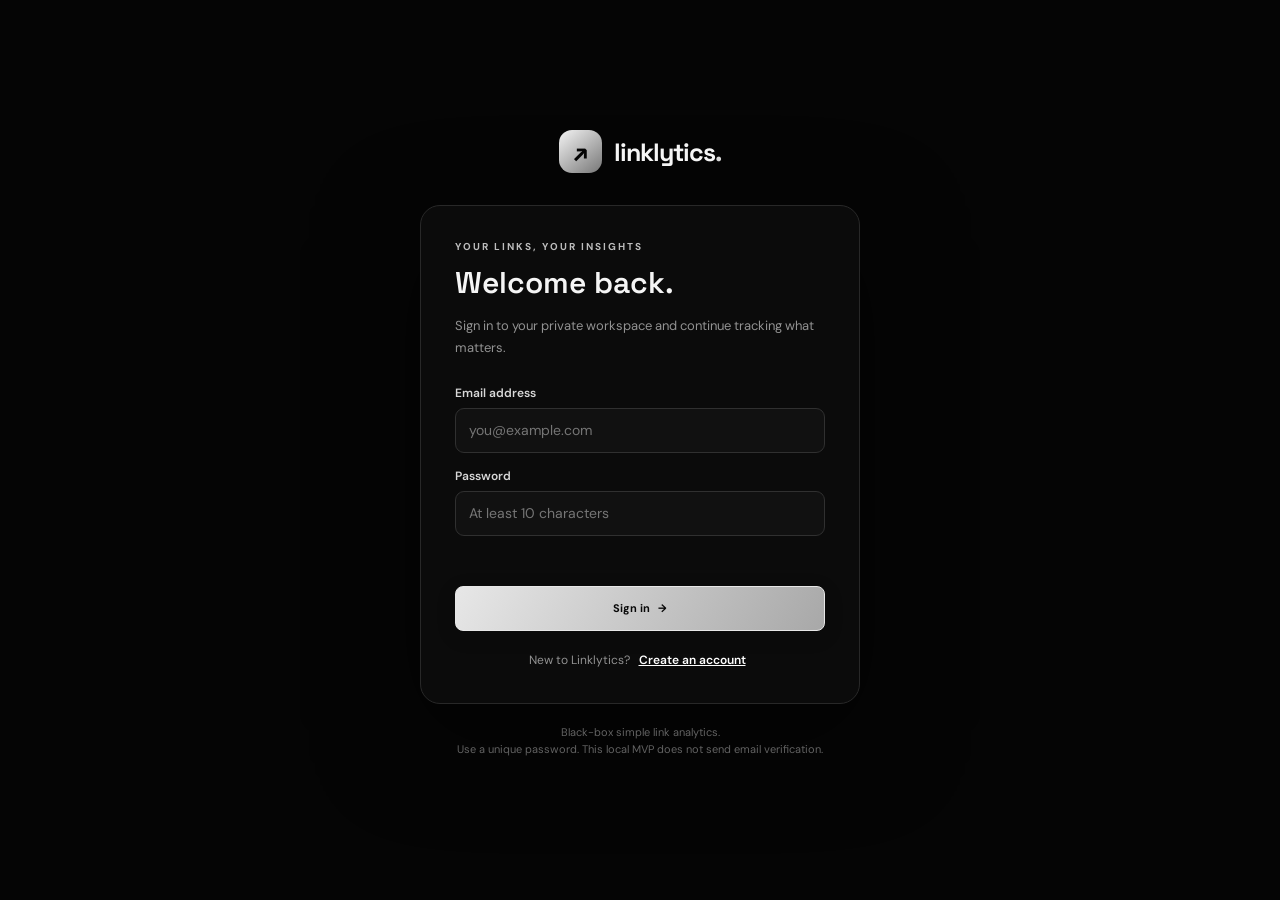
<file: templates/auth.html>
<!doctype html>
<html lang="en">
<head>
  <meta charset="utf-8"><meta name="viewport" content="width=device-width, initial-scale=1">
  <meta name="theme-color" content="#050505"><meta name="csrf-token" content="{{ csrf_token() }}">
  <title>Sign in — Linklytics</title>
  <link rel="preconnect" href="https://fonts.googleapis.com"><link rel="preconnect" href="https://fonts.gstatic.com" crossorigin>
  <link href="https://fonts.googleapis.com/css2?family=DM+Sans:wght@400;500;600;700&family=Space+Grotesk:wght@400;500;600;700&display=swap" rel="stylesheet">
  <link rel="stylesheet" href="/static/styles.css">
  <style>
    body.auth-page{min-height:100vh;display:grid;place-items:center;background:#050505;padding:24px;color:#f5f5f5}
    .auth-wrap{width:min(100%,440px)}.auth-brand{display:flex;align-items:center;justify-content:center;gap:12px;font:700 25px 'Space Grotesk',sans-serif;margin-bottom:32px;letter-spacing:-1px}
    .auth-brand-mark{width:43px;height:43px;border-radius:13px;background:linear-gradient(140deg,#f4f4f4,#777);display:grid;place-items:center;color:#050505;font-size:25px}
    .auth-card{background:#0b0b0b;border:1px solid #282828;border-radius:20px;padding:34px;box-shadow:0 30px 100px #0008}
    .auth-kicker{font-size:10px;letter-spacing:2px;color:#bdbdbd;font-weight:700}.auth-card h1{font:600 30px 'Space Grotesk',sans-serif;margin:10px 0}.auth-sub{color:#929292;font-size:13px;line-height:1.7;margin-bottom:25px}
    .auth-card label{display:block;font-size:12px;font-weight:600;color:#d8d8d8;margin:15px 0 7px}.auth-card input{width:100%;height:45px;background:#111;border:1px solid #303030;border-radius:9px;padding:0 13px;color:white;outline:0}.auth-card input:focus{border-color:#aaa;box-shadow:0 0 0 3px #ffffff12}
    .auth-submit{width:100%;justify-content:center;margin-top:22px;height:45px}.auth-switch{text-align:center;color:#929292;font-size:12px;margin:20px 0 0}.auth-switch button{border:0;background:transparent;color:#fff;text-decoration:underline;cursor:pointer;font-weight:600}.auth-error{min-height:18px;color:#ff9da4;font-size:12px;margin-top:10px}.auth-foot{text-align:center;color:#626262;font-size:11px;margin-top:20px;line-height:1.6}
    @media(max-width:500px){.auth-card{padding:25px 20px}.auth-card h1{font-size:26px}}
  </style>
</head>
<body class="auth-page">
  <main class="auth-wrap">
    <div class="auth-brand"><span class="auth-brand-mark">↗</span><span>linklytics<span style="color:#d8d8d8">.</span></span></div>
    <section class="auth-card">
      <div class="auth-kicker" id="authKicker">YOUR LINKS, YOUR INSIGHTS</div>
      <h1 id="authTitle">Welcome back.</h1><p class="auth-sub" id="authSub">Sign in to your private workspace and continue tracking what matters.</p>
      <form id="authForm">
        <div id="nameField" hidden><label for="authName">Your name</label><input id="authName" autocomplete="name" maxlength="80" placeholder="Your name"></div>
        <label for="authEmail">Email address</label><input id="authEmail" type="email" autocomplete="email" required maxlength="254" placeholder="you@example.com">
        <label for="authPassword">Password</label><input id="authPassword" type="password" autocomplete="current-password" required minlength="10" maxlength="128" placeholder="At least 10 characters">
        <div class="auth-error" id="authError" role="alert"></div>
        <button class="primary-button auth-submit" id="authSubmit" type="submit">Sign in <span>→</span></button>
      </form>
      <p class="auth-switch"><span id="switchText">New to Linklytics?</span> <button type="button" id="switchMode">Create an account</button></p>
    </section>
    <p class="auth-foot">Black-box simple link analytics.<br>Use a unique password. This local MVP does not send email verification.</p>
  </main>
<script>
(() => {
  const $ = id => document.getElementById(id); let mode = 'login';
  const token = () => document.querySelector('meta[name="csrf-token"]').content;
  function renderMode(){const signup=mode==='register';$('nameField').hidden=!signup;$('authKicker').textContent=signup?'START YOUR WORKSPACE':'YOUR LINKS, YOUR INSIGHTS';$('authTitle').textContent=signup?'Create your account.':'Welcome back.';$('authSub').textContent=signup?'Create a private workspace to manage links and measure engagement.':'Sign in to your private workspace and continue tracking what matters.';$('authPassword').autocomplete=signup?'new-password':'current-password';$('authPassword').minLength=signup?10:1;$('authSubmit').innerHTML=signup?'Create account <span>→</span>':'Sign in <span>→</span>';$('switchText').textContent=signup?'Already have an account?':'New to Linklytics?';$('switchMode').textContent=signup?'Sign in':'Create an account';$('authError').textContent='';}
  $('switchMode').addEventListener('click',()=>{mode=mode==='login'?'register':'login';renderMode();});
  $('authForm').addEventListener('submit',async e=>{e.preventDefault();$('authSubmit').disabled=true;$('authError').textContent='';try{const res=await fetch('/api/auth/'+mode,{method:'POST',headers:{'Content-Type':'application/json','X-CSRF-Token':token()},body:JSON.stringify({name:$('authName').value,email:$('authEmail').value,password:$('authPassword').value})});const data=await res.json().catch(()=>({}));if(!res.ok)throw new Error(data.error||'Unable to continue.');location.href='/';}catch(err){$('authError').textContent=err.message;}finally{$('authSubmit').disabled=false;}});
})();
</script>
</body></html>
</file>
<file: static/styles.css>
:root{--bg:#0b1020;--panel:#11182a;--panel2:#151d31;--line:#222c42;--text:#edf1fb;--muted:#8994ad;--muted2:#68748e;--purple:#8b6cff;--purple2:#a18aff;--green:#40d6a2;--blue:#65a8ff;--orange:#ffb66e;--font:'DM Sans',sans-serif;--display:'Space Grotesk',sans-serif}
*{box-sizing:border-box}html{scroll-behavior:smooth;scroll-padding-top:90px}body{margin:0;background:var(--bg);color:var(--text);font-family:var(--font);font-size:14px;-webkit-font-smoothing:antialiased}button,input{font:inherit}button{cursor:pointer}button:focus-visible,a:focus-visible,input:focus-visible{outline:2px solid var(--purple2);outline-offset:3px}a{color:inherit;text-decoration:none}.app-shell{min-height:100vh}.sidebar{width:248px;background:#0e1424;border-right:1px solid #20283a;position:fixed;inset:0 auto 0 0;display:flex;flex-direction:column;padding:27px 16px 14px;z-index:20}.brand{display:flex;align-items:center;gap:10px;padding:0 9px;font:700 22px var(--display);letter-spacing:-1px}.brand-mark{width:31px;height:31px;border-radius:10px;background:linear-gradient(140deg,#a18aff,#7352ee);display:grid;place-items:center;box-shadow:0 5px 20px #825bff40}.brand-mark svg{width:22px;height:22px;fill:none;stroke:white;stroke-width:1.8;stroke-linecap:round}.brand-dot{color:#9c83ff}.workspace-label,.nav-label{font-size:10px;letter-spacing:1.45px;font-weight:700;color:#65718c;margin:39px 10px 12px}.workspace-switch{display:flex;align-items:center;gap:9px;width:100%;background:#151c2e;border:1px solid #242e45;border-radius:10px;padding:10px;color:var(--text);text-align:left}.workspace-avatar{width:29px;height:29px;display:grid;place-items:center;border-radius:8px;background:#26324b;color:#c9baff;font-weight:700}.workspace-copy,.profile-copy{display:flex;flex-direction:column;gap:3px;min-width:0;flex:1}.workspace-copy strong,.profile-copy strong{font-size:11px;font-weight:600}.workspace-copy small,.profile-copy small{font-size:10px;color:var(--muted)}.chevron{color:var(--muted);font-size:18px}.nav-label{margin-top:32px;margin-bottom:10px}.nav-menu{display:grid;gap:5px}.nav-item{border:0;background:transparent;color:#929db5;text-align:left;display:flex;align-items:center;gap:12px;padding:12px 11px;border-radius:8px;font-size:12px;transition:.2s}.nav-item:hover{background:#171f33;color:#f2f2ff}.nav-item.active{background:#25203f;color:#b9a8ff;box-shadow:inset 2px 0 #957bff}.nav-icon{font-size:18px;width:20px;text-align:center}.nav-count{margin-left:auto;background:#292544;color:#c0b3ff;border-radius:5px;padding:2px 6px;font-size:10px}.sidebar-bottom{margin-top:auto}.plan-card{padding:14px;background:linear-gradient(145deg,#171a32,#141b2b);border:1px solid #2a2b4b;border-radius:12px;margin-bottom:14px}.plan-top{display:flex;align-items:center;gap:7px;color:#a99aff;font-size:9px;letter-spacing:1.2px;font-weight:700;margin-bottom:12px}.plan-icon{font-size:16px}.plan-card>strong{font:600 13px var(--display)}.plan-card p{font-size:10px;line-height:1.6;color:#8c96af;margin:7px 0 13px}.plan-meter{height:4px;background:#2c3048;border-radius:4px;overflow:hidden}.plan-meter span{display:block;width:42%;height:100%;background:linear-gradient(90deg,#886cff,#b19cff);border-radius:4px}.plan-foot{display:flex;justify-content:space-between;color:#77829b;font-size:9px;margin:7px 0 12px}.upgrade-btn{width:100%;display:flex;justify-content:space-between;background:#8a6aff;border:0;color:white;padding:9px 11px;border-radius:7px;font-size:11px;font-weight:700}.profile-button{display:flex;align-items:center;gap:9px;padding:12px 4px 4px;width:100%;background:none;border:0;border-top:1px solid #242c3d;text-align:left;color:var(--text)}.profile-avatar{width:32px;height:32px;display:grid;place-items:center;border-radius:50%;background:linear-gradient(145deg,#d9b59c,#9b6f60);color:#211b22;font-size:10px;font-weight:700}.more{color:#7d89a3;letter-spacing:1px}.main-area{margin-left:248px;min-width:0}.topbar{height:70px;border-bottom:1px solid #1d2639;display:flex;align-items:center;justify-content:space-between;padding:0 42px;background:#0d1322}.breadcrumb{font-size:12px;color:#7e89a2}.breadcrumb span{padding:0 10px;color:#414c65}.breadcrumb strong{color:#e5e9f5;font-weight:500}.top-actions{display:flex;align-items:center;gap:17px}.status-pill{display:flex;align-items:center;gap:7px;color:#8f9bb2;font-size:10px}.status-pill i{width:6px;height:6px;border-radius:50%;background:#3ed6a2;box-shadow:0 0 9px #3ed6a277}.icon-button,.help-button{background:transparent;border:1px solid #273149;color:#aab5ca;border-radius:8px;height:32px;min-width:34px}.icon-button{font-size:20px}.help-button{display:flex;align-items:center;gap:7px;padding:0 10px;font-size:12px}.mobile-menu{display:none}.content{max-width:1600px;padding:35px 42px 20px;margin:0 auto}.page-heading{display:flex;align-items:flex-end;justify-content:space-between;gap:20px;margin-bottom:28px}.eyebrow{font-size:9px;letter-spacing:1.5px;color:#9384e9;font-weight:700;display:flex;align-items:center;gap:8px;margin-bottom:11px}.eyebrow-line{width:17px;height:1px;background:#8f7cff}.page-heading h1{font:600 clamp(25px,2.5vw,33px) var(--display);letter-spacing:-1.1px;margin:0}.wave{color:#9e8bff;font-size:24px}.subheading{margin:9px 0 0;color:#8591a9;font-size:12px}.primary-button{border:1px solid #9b83ff;background:linear-gradient(120deg,#8e70ff,#7656ec);color:white;border-radius:8px;padding:11px 15px;display:inline-flex;align-items:center;justify-content:center;gap:8px;font-size:11px;font-weight:700;box-shadow:0 5px 20px #7958e91c;transition:transform .18s,filter .18s}.primary-button:hover{filter:brightness(1.1);transform:translateY(-1px)}.plus{font-size:18px;line-height:10px}.stats-grid{display:grid;grid-template-columns:repeat(4,minmax(0,1fr));gap:15px;margin-bottom:18px}.stat-card{position:relative;overflow:hidden;min-height:151px;padding:18px 18px 15px;border:1px solid #222c41;border-radius:11px;background:linear-gradient(135deg,#141b2e,#111728)}.stat-head{display:flex;align-items:center;justify-content:space-between;color:#a2acc0;font-size:11px}.stat-icon{display:grid;place-items:center;width:27px;height:27px;border-radius:8px;font-size:15px}.stat-icon.purple{color:#b9a9ff;background:#30264f}.stat-icon.blue{color:#8fc2ff;background:#1d304c}.stat-icon.green{color:#6ce5bc;background:#193b39}.stat-icon.orange{color:#ffc38b;background:#3d2d28}.stat-value{font:600 29px var(--display);letter-spacing:-.7px;margin:10px 0 8px}.stat-foot{display:flex;gap:8px;align-items:center;color:#737f98;font-size:9px;position:relative;z-index:1}.trend{font-weight:600}.trend.positive{color:#52d9ad}.trend.neutral{color:#8a96ad}.sparkline{position:absolute;width:40%;height:36px;right:0;bottom:0;opacity:.65}.sparkline svg{width:100%;height:100%;overflow:visible}.sparkline path{fill:none;stroke:var(--purple);stroke-width:2}.spark-blue path{stroke:var(--blue)}.spark-green path{stroke:var(--green)}.spark-orange path{stroke:var(--orange)}.dashboard-grid{display:grid;grid-template-columns:minmax(0,1.65fr) minmax(290px,1fr);gap:16px;margin-bottom:18px}.panel{border:1px solid #222c41;border-radius:11px;background:#111827;min-width:0}.chart-panel,.sources-panel{padding:21px 21px 16px;min-height:300px}.panel-heading{display:flex;justify-content:space-between;align-items:flex-start;gap:12px}.panel-heading h2{font:600 15px var(--display);letter-spacing:-.2px;margin:0}.panel-heading p{font-size:10px;color:#7f8ba4;margin:6px 0 0}.chart-legend{display:flex;align-items:center;gap:7px;font-size:10px;color:#a7b1c6;white-space:nowrap}.chart-legend>span{width:7px;height:7px;border-radius:50%;background:#9b80ff}.range-select{margin-left:8px;background:#171f31;border:1px solid #2b354b;color:#9aa6bd;border-radius:6px;padding:7px 9px;font-size:9px}.chart-summary{margin:17px 0 0;color:#8d99b0;font-size:10px}.chart-summary strong{font:600 20px var(--display);color:#f0f1fc;margin-right:4px}.chart-wrap{display:flex;height:142px;margin-top:10px}.y-labels{display:flex;flex-direction:column;justify-content:space-between;padding:0 12px 0 0;color:#66738d;font-size:9px}.chart-canvas{position:relative;flex:1;min-width:0}.chart-gridlines{position:absolute;inset:0;display:flex;flex-direction:column;justify-content:space-between}.chart-gridlines i{display:block;border-top:1px dashed #263147;width:100%}.bars{position:absolute;inset:0;display:flex;align-items:flex-end;justify-content:space-around;gap:10px;padding:0 10px}.bar-column{height:100%;flex:1;max-width:42px;display:flex;flex-direction:column;align-items:center;justify-content:flex-end;position:relative}.bar{width:min(25px,70%);min-height:3px;border-radius:5px 5px 1px 1px;background:linear-gradient(180deg,#ad97ff,#7055db);position:relative;z-index:1;transition:height .3s ease}.bar:hover{filter:brightness(1.25)}.bar-value{font-size:9px;color:#b7a9ff;margin-bottom:5px;opacity:0;transition:opacity .15s}.bar-column:hover .bar-value{opacity:1}.chart-xlabels{display:flex;justify-content:space-around;padding:8px 0 0 29px;color:#6f7c96;font-size:9px}.dots-button{border:0;background:transparent;color:#7b88a2;letter-spacing:2px}.source-list{margin-top:22px;display:grid;gap:17px}.source-main{display:flex;align-items:center;gap:10px}.source-icon{flex:0 0 29px;height:29px;border-radius:8px;display:grid;place-items:center;font-size:10px;font-weight:700}.source-google{background:#27314a;color:#a7c6ff}.source-linkedin{background:#19334a;color:#76c5ff}.source-social{background:#302647;color:#c6a9ff}.source-mail{background:#3b3026;color:#ffc58b}.source-direct{background:#243a36;color:#8ee4c5}.source-name{min-width:0;flex:1}.source-name strong{display:block;font-size:10px;font-weight:500;color:#d5dbea;overflow:hidden;text-overflow:ellipsis;white-space:nowrap}.source-progress{height:3px;background:#252e42;border-radius:3px;margin-top:7px;overflow:hidden}.source-progress span{display:block;height:100%;background:linear-gradient(90deg,#8164ed,#a28bff);border-radius:3px}.source-count{text-align:right;min-width:42px}.source-count strong{display:block;font-size:11px;font-weight:600}.source-count small{display:block;color:#74809a;font-size:9px;margin-top:3px}.panel-bottom-note{border-top:1px solid #222b3f;margin-top:17px;padding-top:12px;font-size:9px;color:#7e8aa3}.tiny-check{color:#4cd6a6;margin-right:5px}.links-panel{margin-bottom:19px}.links-heading{align-items:center;padding:21px 21px 18px}.links-heading h2{display:flex;align-items:center;gap:9px}.count-badge{font:500 9px var(--font);color:#b7a7ff;background:#2a2444;padding:3px 7px;border-radius:5px}.link-tools{display:flex;align-items:center;gap:8px}.search-box{display:flex;align-items:center;gap:7px;height:32px;border:1px solid #29344a;border-radius:7px;padding:0 10px;color:#8794ac;min-width:175px}.search-box>span{font-size:19px}.search-box input{background:transparent;border:0;outline:0;color:#e8ecf6;width:100%;font-size:10px;min-width:0}.search-box input::placeholder{color:#697690}.secondary-button{height:32px;padding:0 11px;border:1px solid #29344a;border-radius:7px;background:#151d2e;color:#a8b3c9;font-size:10px;white-space:nowrap}.secondary-button:hover{background:#1d2840}.table-wrap{width:100%;overflow-x:auto}table{width:100%;border-collapse:collapse;white-space:nowrap}thead{background:#141c2d}th{text-align:left;font-size:8px;letter-spacing:.9px;color:#6f7d97;font-weight:700;padding:12px 18px;border-top:1px solid #202a3e;border-bottom:1px solid #202a3e}td{padding:14px 18px;border-bottom:1px solid #20283b;font-size:10px;color:#b5bfd1}tbody tr:last-child td{border-bottom:0}tbody tr:hover{background:#141d30}.link-cell{display:flex;align-items:center;gap:10px;min-width:220px}.site-favicon{width:29px;height:29px;border-radius:8px;background:#202a40;padding:5px;object-fit:contain}.link-info{display:flex;flex-direction:column;gap:5px;min-width:0}.short-link{font-size:10px;color:#b5a5ff;font-weight:600}.short-link span{font-size:9px;opacity:.7}.destination{font-size:9px;color:#73809a;max-width:260px;overflow:hidden;text-overflow:ellipsis}.click-count{display:block;color:#e0e6f4;font-size:11px;font-weight:600}.table-subtext{font-size:9px;color:#74809a}.created-date{color:#9ba7bd}.status{display:inline-flex;align-items:center;gap:6px;border-radius:5px;padding:5px 7px;font-size:9px}.status i{width:5px;height:5px;border-radius:50%}.status-active{color:#62dcb5;background:#18352f}.status-active i{background:#50d8aa}.status-paused{color:#ffbd7c;background:#392e25}.status-paused i{background:#ffb56b}.row-actions{display:flex;align-items:center;gap:4px;justify-content:flex-end}.row-action{width:27px;height:27px;border:1px solid transparent;background:transparent;color:#7886a0;border-radius:6px;font-size:15px}.row-action:hover{background:#25203f;border-color:#3b315e;color:#c4b6ff}.danger-action:hover{color:#ff8585;background:#3b202b;border-color:#5b2b39}.table-footer{display:flex;align-items:center;justify-content:space-between;border-top:1px solid #202a3e;padding:12px 18px;color:#75819a;font-size:9px}.pagination{display:flex;gap:5px}.pagination button{height:25px;min-width:25px;border:1px solid #29344a;border-radius:5px;background:#151d2e;color:#7d8aa3}.pagination button:disabled{opacity:.35;cursor:default}.pagination .current-page{background:#30264e;border-color:#514078;color:#c2b3ff}.empty-state{display:flex;align-items:center;justify-content:center;flex-direction:column;padding:30px 10px;color:#8995ad;white-space:normal;text-align:center}.empty-state>span{font-size:27px;color:#a18aff}.empty-state strong{color:#dce2f1;margin:7px 0}.empty-state p,.empty-inline{color:#7d8aa3;font-size:10px}.empty-inline{padding:10px 0}.table-loading{text-align:center;color:#8a96ae;padding:28px}.footer{display:flex;justify-content:space-between;color:#5f6d86;font-size:9px;padding:4px 0 12px}.footer b{color:#a18aff}.footer a:hover{color:#c2b5ff}.modal-backdrop{display:none;position:fixed;inset:0;background:#050813c9;backdrop-filter:blur(7px);z-index:50;align-items:center;justify-content:center;padding:20px}.modal-backdrop.open{display:flex}.modal{width:min(100%,470px);position:relative;background:#131b2d;border:1px solid #303951;border-radius:17px;padding:30px;box-shadow:0 25px 90px #0008;animation:modal-in .2s ease}.modal-close{position:absolute;right:17px;top:14px;width:30px;height:30px;border:1px solid #303a51;border-radius:8px;background:#192236;color:#a2adc3;font-size:21px}.modal-symbol{width:42px;height:42px;border-radius:12px;display:grid;place-items:center;background:#2d2450;color:#b7a5ff;font-size:23px;margin-bottom:17px}.modal-kicker{font-size:9px;font-weight:700;letter-spacing:1.5px;color:#a693ff}.modal h2{font:600 25px var(--display);letter-spacing:-.7px;margin:8px 0}.modal-description{color:#8e9ab2;font-size:11px;line-height:1.65;margin:0 0 23px}.modal form{display:flex;flex-direction:column}.modal form label{font-size:10px;font-weight:600;color:#cbd3e4;margin:0 0 7px}.modal form label:not(:first-child){margin-top:16px}.modal form label span{color:#6f7c95;font-weight:400}.modal form input{width:100%;height:41px;border:1px solid #303a51;border-radius:8px;background:#0d1424;color:#e9edf8;padding:0 12px;font-size:11px;outline:0}.modal form input:focus{border-color:#9277ff;box-shadow:0 0 0 3px #9277ff18}.modal form input::placeholder{color:#64718a}.alias-input{display:flex;align-items:center;border:1px solid #303a51;background:#0d1424;border-radius:8px;overflow:hidden}.alias-input span{padding:0 0 0 11px;color:#8475c7;font-size:10px;white-space:nowrap}.alias-input input{border:0!important;box-shadow:none!important;background:transparent!important}.field-hint{font-size:9px;color:#72809a;margin:7px 0 0}.form-error{font-size:10px;color:#ff9199;margin-top:10px;min-height:0}.modal-submit{width:100%;margin-top:15px;height:42px}.modal-submit:disabled{opacity:.7;cursor:wait}.detail-modal{max-width:500px}.detail-stat{display:flex;align-items:center;justify-content:space-between;background:#1a2236;border:1px solid #2b354c;border-radius:10px;padding:14px 16px;margin:18px 0}.detail-stat span{color:#a0acc2;font-size:11px}.detail-stat strong{font:600 24px var(--display)}.detail-modal h3{font:600 12px var(--display);margin:20px 0 12px}.detail-bars{height:105px;display:flex;align-items:flex-end;gap:12px;padding:0 8px}.detail-bar-col{height:100%;flex:1;display:flex;flex-direction:column;align-items:center;justify-content:flex-end;gap:5px}.detail-bar-col>span{font-size:9px;color:#b4a5ff}.detail-bar-col>div{width:100%;max-width:30px;min-height:3px;background:linear-gradient(#a894ff,#7658e6);border-radius:5px 5px 2px 2px}.detail-bar-col small{font-size:9px;color:#76839b}.detail-refs{display:grid;gap:8px}.detail-ref{display:flex;justify-content:space-between;padding:8px 0;border-bottom:1px solid #252e42;color:#aab5ca;font-size:10px}.detail-ref strong{color:#e5e9f5}.toast{position:fixed;bottom:25px;right:25px;z-index:100;max-width:min(420px,calc(100vw - 40px));padding:12px 16px;border-radius:9px;background:#1d2d3a;border:1px solid #315849;color:#a7f0d3;font-size:11px;box-shadow:0 10px 35px #0005;opacity:0;transform:translateY(10px);pointer-events:none;transition:.2s}.toast.show{opacity:1;transform:translateY(0)}.toast.error{background:#3a202b;border-color:#653344;color:#ffb2bc}.loading-line{height:8px;border-radius:6px;background:#202a3e;animation:pulse 1s infinite alternate}@keyframes pulse{to{opacity:.4}}@keyframes modal-in{from{opacity:0;transform:translateY(8px) scale(.99)}to{opacity:1;transform:translateY(0) scale(1)}}.modal-open{overflow:hidden}.not-found-body{min-height:100vh;display:grid;place-items:center}.not-found{text-align:center;max-width:430px;padding:30px}.not-found .brand-mark{margin:0 auto 20px;color:white;font-size:22px}.not-found h1{font:600 30px var(--display)}.not-found p{color:#8e9ab2;line-height:1.7;margin-bottom:25px}
@media(min-width:1500px){.content{padding-left:52px;padding-right:52px}.stats-grid{gap:18px}.stat-card{padding:20px;min-height:165px}.dashboard-grid{gap:18px}.chart-panel,.sources-panel{padding:24px}.chart-wrap{height:160px}}
@media(max-width:1200px){.sidebar{width:220px}.main-area{margin-left:220px}.content{padding:30px 25px}.topbar{padding:0 25px}.stats-grid{grid-template-columns:repeat(2,minmax(0,1fr))}.dashboard-grid{grid-template-columns:minmax(0,1.4fr) minmax(250px,1fr)}.links-heading{align-items:flex-start;flex-direction:column}.link-tools{width:100%}.search-box{flex:1}}
@media(max-width:900px){.sidebar{transform:translateX(-100%);transition:transform .25s;box-shadow:15px 0 40px #0005}.sidebar.sidebar-open{transform:translateX(0)}.main-area{margin-left:0}.mobile-menu{display:block;background:transparent;border:1px solid #29344a;color:#c4cde0;border-radius:7px;height:31px;width:34px;margin-right:12px}.topbar{justify-content:flex-start}.breadcrumb{flex:1}.top-actions{gap:8px}.status-pill{display:none}.dashboard-grid{grid-template-columns:1fr}.sources-panel{min-height:250px}.source-list{grid-template-columns:repeat(2,minmax(0,1fr));column-gap:20px}.page-heading h1{font-size:27px}}
@media(max-width:600px){.topbar{height:59px;padding:0 14px}.content{padding:25px 14px 18px}.page-heading{align-items:flex-start;flex-direction:column;margin-bottom:20px}.page-heading h1{font-size:25px}.page-heading .primary-button{width:100%}.stats-grid{gap:10px}.stat-card{padding:14px 12px;min-height:139px}.stat-value{font-size:25px}.stat-foot{font-size:8px;flex-wrap:wrap;gap:4px}.stat-foot>span:last-child{display:none}.stat-head{font-size:10px}.dashboard-grid{gap:12px}.chart-panel,.sources-panel{padding:16px 13px}.panel-heading h2{font-size:14px}.panel-heading p{font-size:9px}.chart-legend{font-size:0;gap:4px}.chart-legend>span{font-size:0}.range-select{font-size:8px;margin-left:0;padding:6px}.chart-wrap{height:130px}.bars{gap:3px;padding:0 2px}.bar{width:65%}.chart-xlabels{padding-left:24px;font-size:8px}.source-list{grid-template-columns:1fr;gap:13px}.links-heading{padding:17px 13px}.link-tools{flex-wrap:wrap}.search-box{min-width:100%;flex-basis:100%}.secondary-button{flex:1}.table-wrap table{min-width:720px}th,td{padding-left:12px;padding-right:12px}.table-footer{padding:12px}.footer{gap:10px;flex-wrap:wrap}.footer span:last-child{width:100%}.modal{padding:25px 19px}.modal h2{font-size:22px}.top-actions{gap:6px}.help-button{min-width:31px;padding:0 8px}.help-button span{display:none}.breadcrumb{font-size:10px}.breadcrumb span{padding:0 5px}}

/* Linklytics monochrome black theme override */
:root{
  --bg:#050505;
  --panel:#0b0b0b;
  --panel2:#111111;
  --line:#252525;
  --purple:#d8d8d8;
  --purple2:#ffffff;
}
body{background:#050505;color:#f5f5f5}
.sidebar{background:#080808;border-right-color:#242424}
.brand-mark{background:linear-gradient(140deg,#f4f4f4,#777);box-shadow:0 5px 20px #ffffff12}
.brand-dot,.eyebrow,.wave{color:#dedede}
.workspace-switch{background:#101010;border-color:#292929}
.workspace-avatar{background:#252525;color:#f0f0f0}
.nav-item:hover{background:#171717;color:#fff}
.nav-item.active{background:#202020;color:#fff;box-shadow:inset 2px 0 #f0f0f0}
.nav-count{background:#262626;color:#f0f0f0}
.plan-card{background:linear-gradient(145deg,#111,#090909);border-color:#292929}
.plan-top{color:#e0e0e0}
.plan-meter{background:#303030}
.plan-meter span{background:linear-gradient(90deg,#777,#eee)}
.upgrade-btn,.primary-button{background:linear-gradient(120deg,#e7e7e7,#a8a8a8);border-color:#e7e7e7;color:#080808;box-shadow:0 5px 20px #00000020}
.primary-button:hover,.upgrade-btn:hover{filter:brightness(1.08)}
.topbar{background:#080808;border-bottom-color:#242424}
.stat-card{background:linear-gradient(135deg,#111,#090909);border-color:#262626}
.stat-icon.purple{color:#eee;background:#292929}
.sparkline path{stroke:#d0d0d0}
.bar{background:linear-gradient(180deg,#ededed,#777)}
.bar-value{color:#eee}
.chart-legend>span{background:#ddd}
.source-progress span{background:linear-gradient(90deg,#888,#eee)}
.range-select{background:#111;border-color:#303030;color:#ddd}
.panel{background:#0b0b0b;border-color:#262626}
button:focus-visible,a:focus-visible,input:focus-visible{outline-color:#fff}
.eyebrow-line{background:#ddd}
.toast{background:#18251f;border-color:#315849}
@media(prefers-reduced-motion:reduce){*,*::before,*::after{scroll-behavior:auto!important;animation-duration:.01ms!important;transition-duration:.01ms!important}}

/* Keep newly added settings/auth accents consistent with the black monochrome theme. */
.modal-symbol{background:#222;color:#f4f4f4}.modal-kicker{color:#d4d4d4}.modal form input:focus{border-color:#aaa;box-shadow:0 0 0 3px #ffffff12}.modal form input::placeholder{color:#777}.detail-bar-col>span{color:#ddd}.detail-bar-col>div{background:linear-gradient(#eee,#777)}.row-action:hover{background:#202020;border-color:#383838;color:#fff}.danger-action:hover{color:#ffaaaa;background:#2a1717;border-color:#4a2525}.stat-icon.blue,.stat-icon.green,.stat-icon.orange{color:#eee;background:#292929}
</file>
